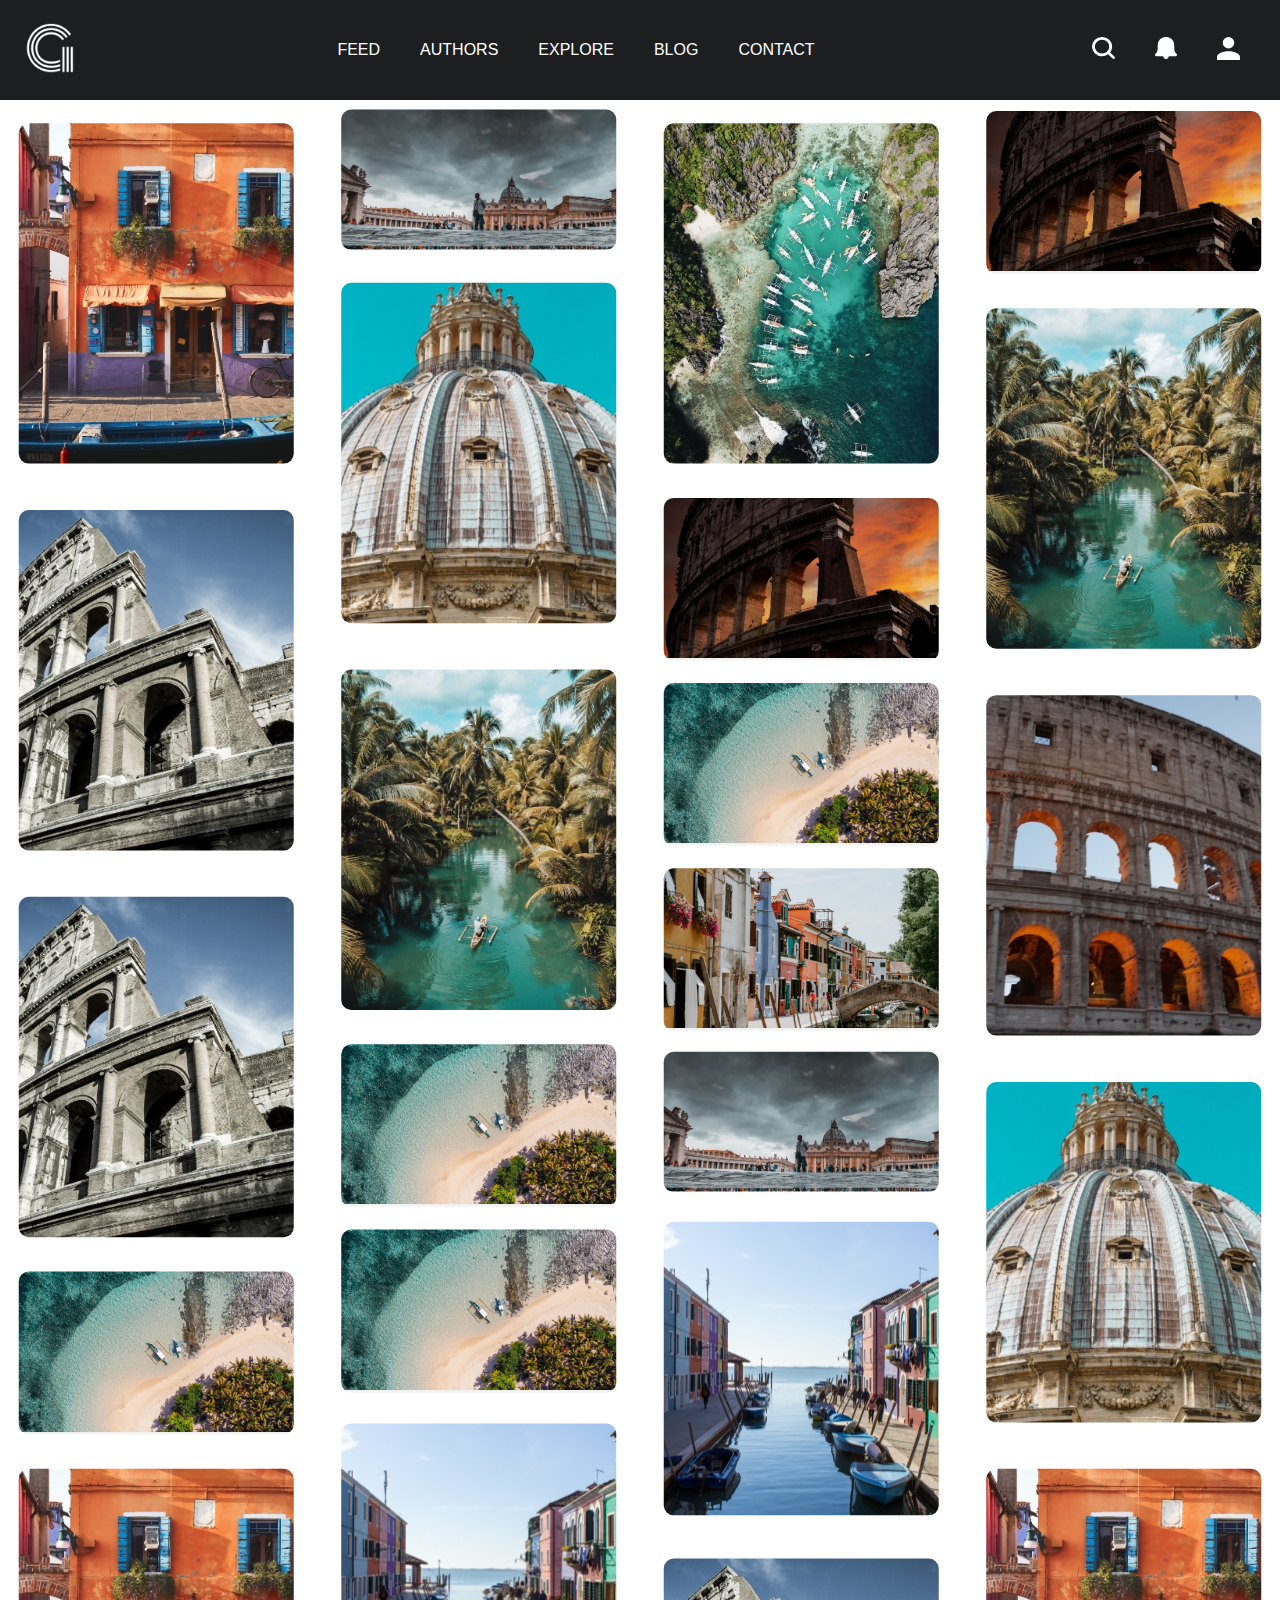
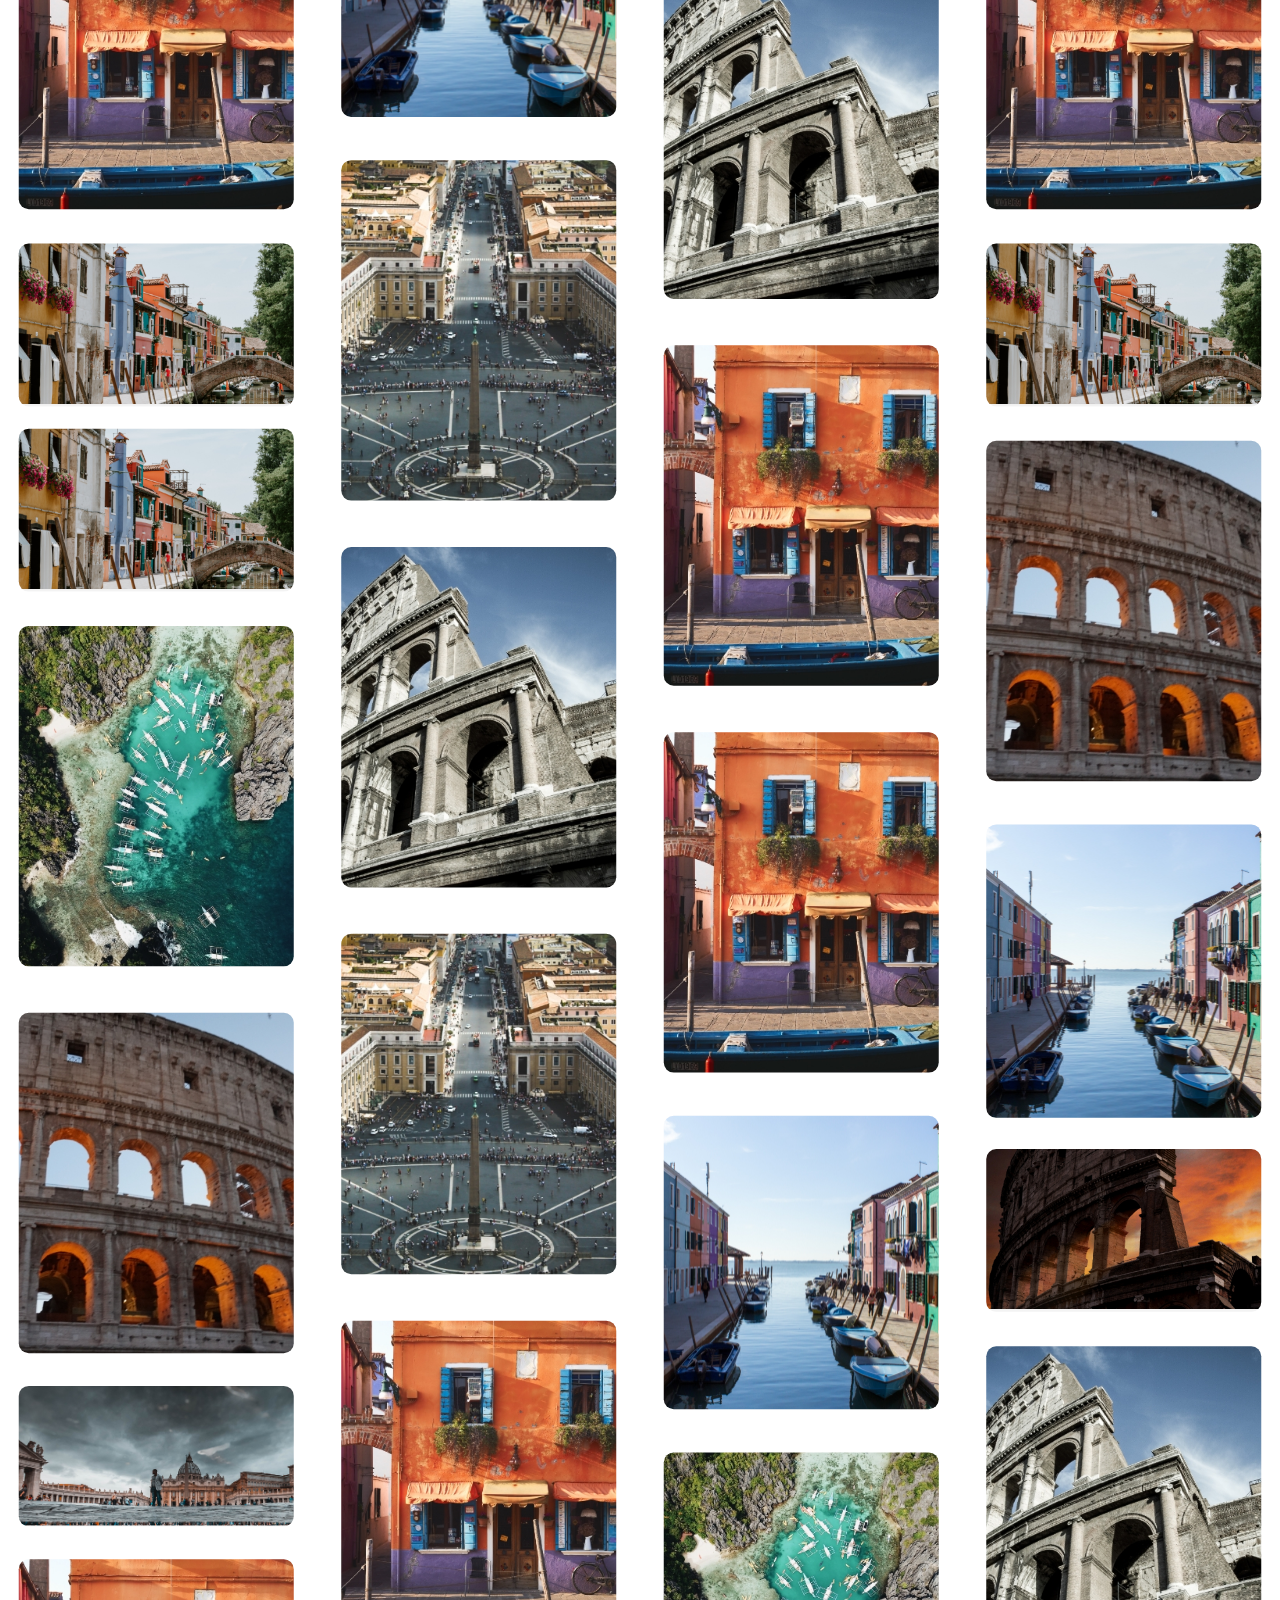
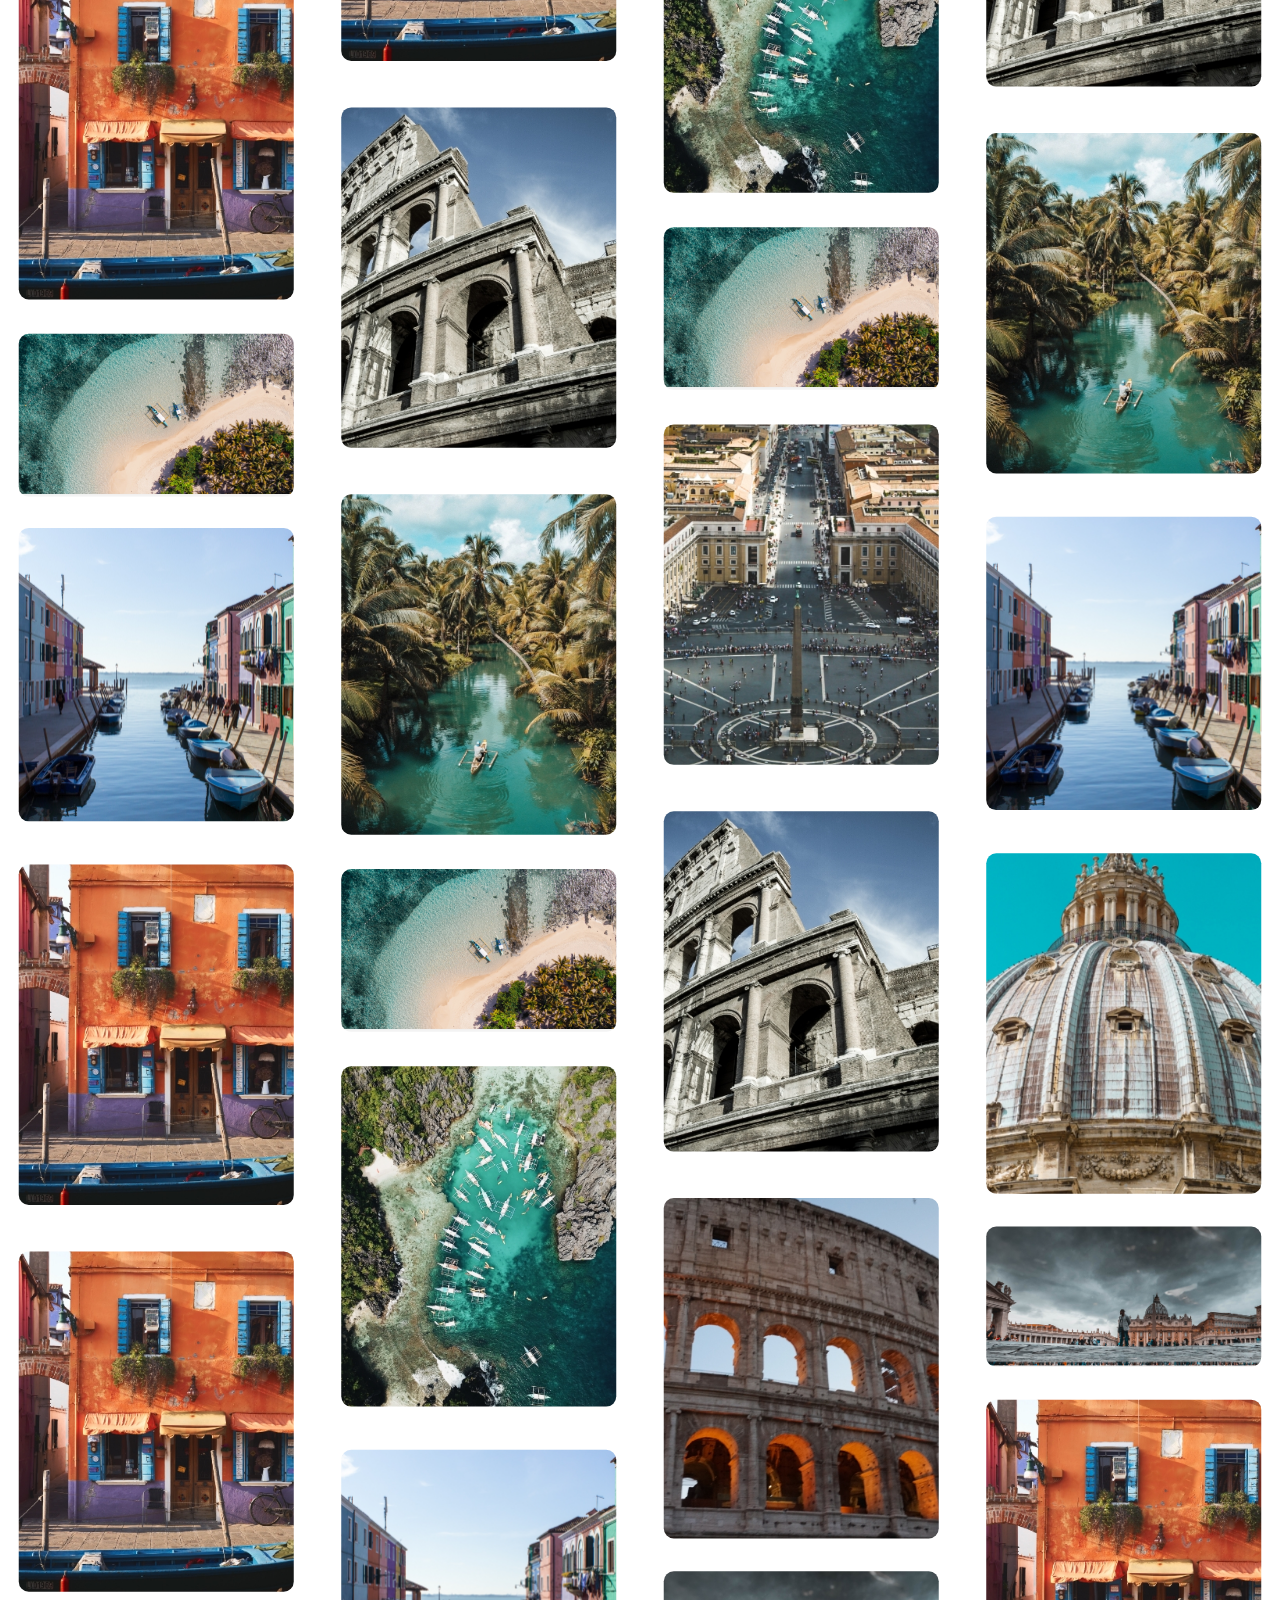
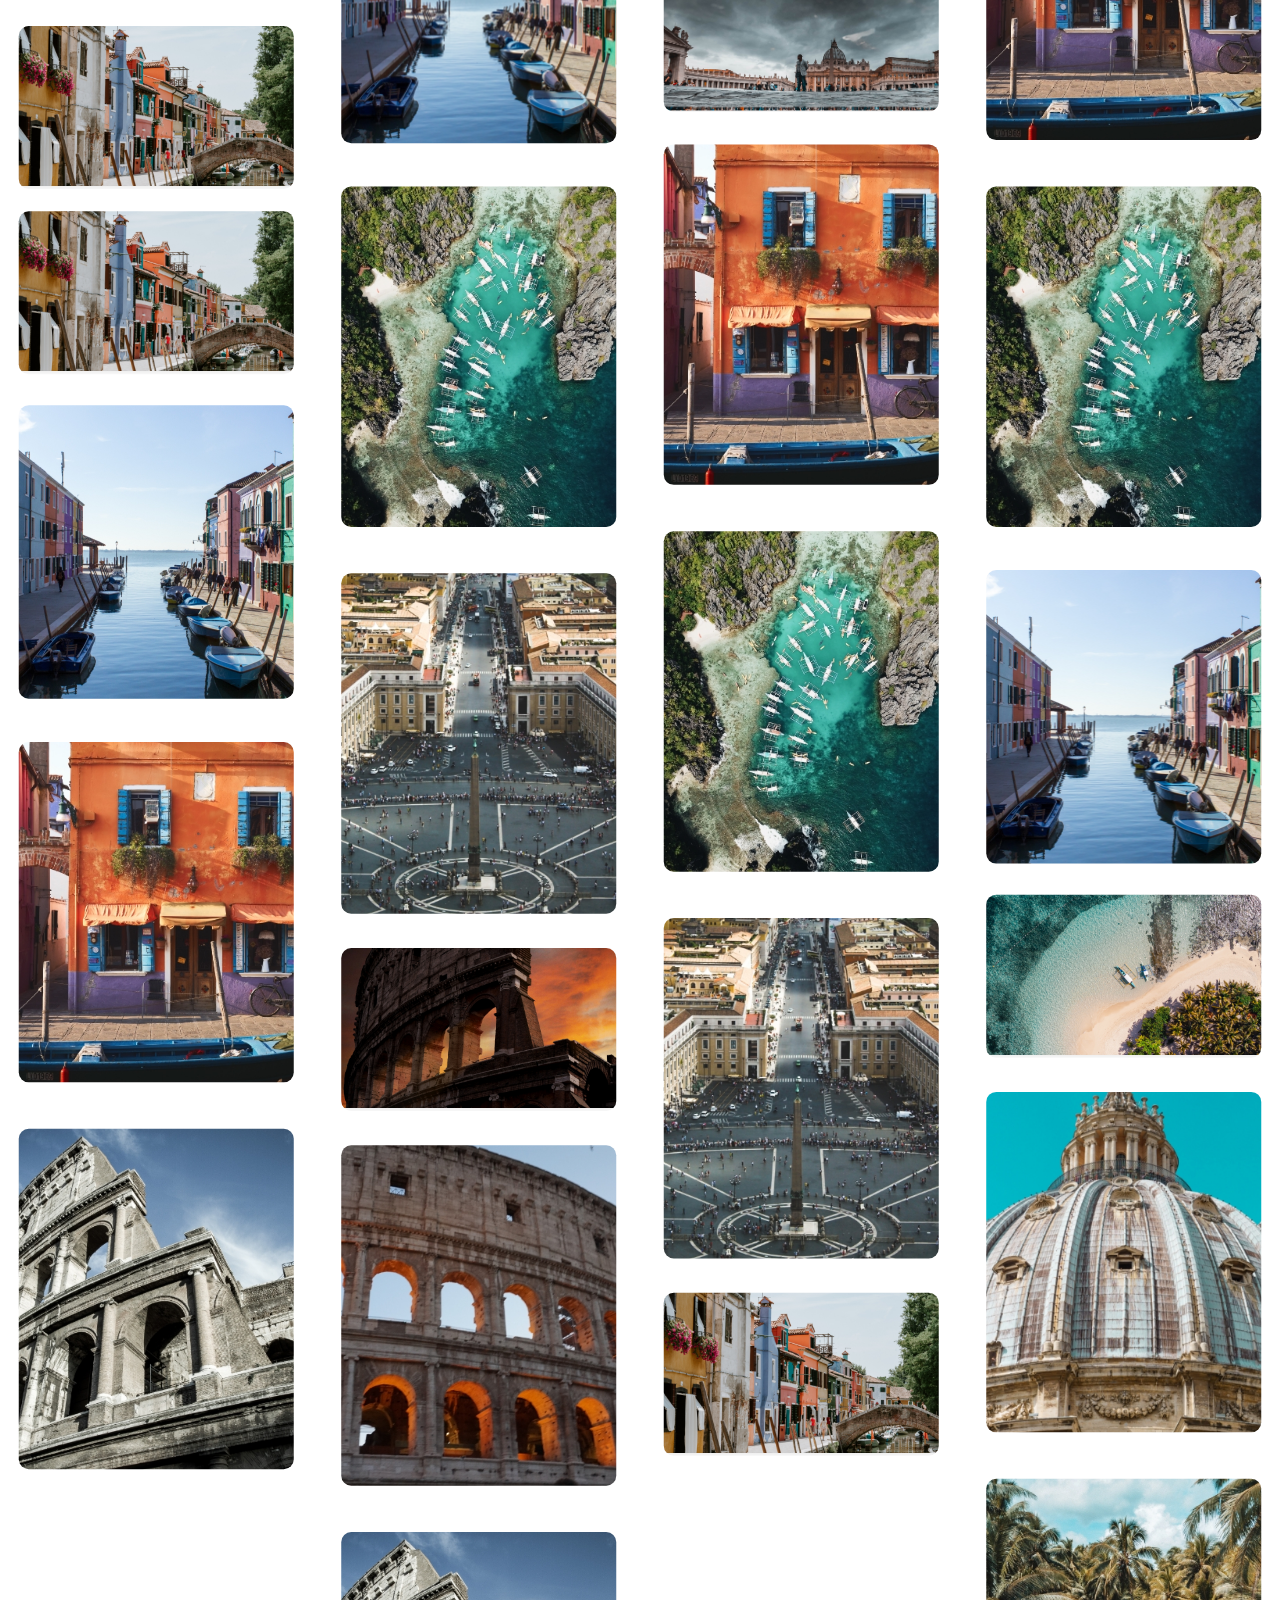
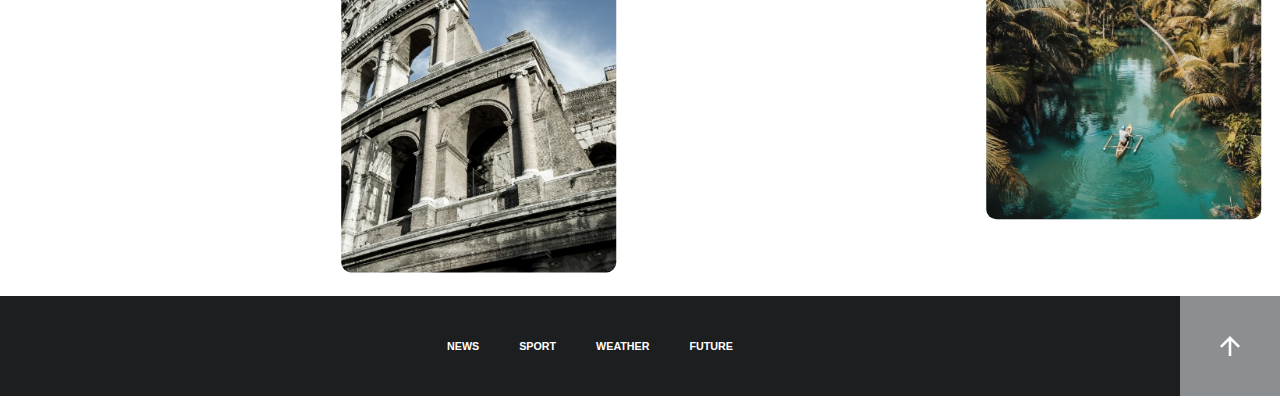
<file: index.html>
<!DOCTYPE html>
<html lang="en">

<head>
    <title>Document</title>
    <link href="styles.css" rel="stylesheet" type="text/css" />
</head>

<body>
    <div class="container">
        <nav>
            <a href="index.html" class="nvpart1">
                <img src="Icons/Logo.png" style="height: 50px;">
            </a>
            <ul class="nvpart2">
                <li>FEED</li>
                <li>AUTHORS</li>
                <li>EXPLORE</li>
                <li>BLOG</li>
                <li>CONTACT</li>
            </ul>
            <ul class="nvpart3">
                <li><img src="Icons/Search.svg"></li>
                <li><img src="Icons/Notifications.svg"></li>
                <li><img src="Icons/Component.svg"></li>
            </ul>
        </nav>
        <div class="gallery" id="cont">
            <div class="column" id="col1"></div>
            <div class="column" id="col2"></div>
            <div class="column" id="col3"></div>
            <div class="column" id="col4"></div>
            <script type="text/javascript" src="generate.js"></script>
        </div>
        <footer>
            <ul class="ftpart1">
                <li>
                    <h6>NEWS</h6>
                </li>
                <li>
                    <h6>SPORT</h6>
                </li>
                <li>
                    <h6>WEATHER</h6>
                </li>
                <li>
                    <h6>FUTURE</h6>
                </li>
            </ul>
            <a href="#" class="ftpart2">
                <img src="Icons/Up.svg" style="width: 20px; height: 20;">
            </a>
        </footer>
    </div>
</body>

</html>
</file>
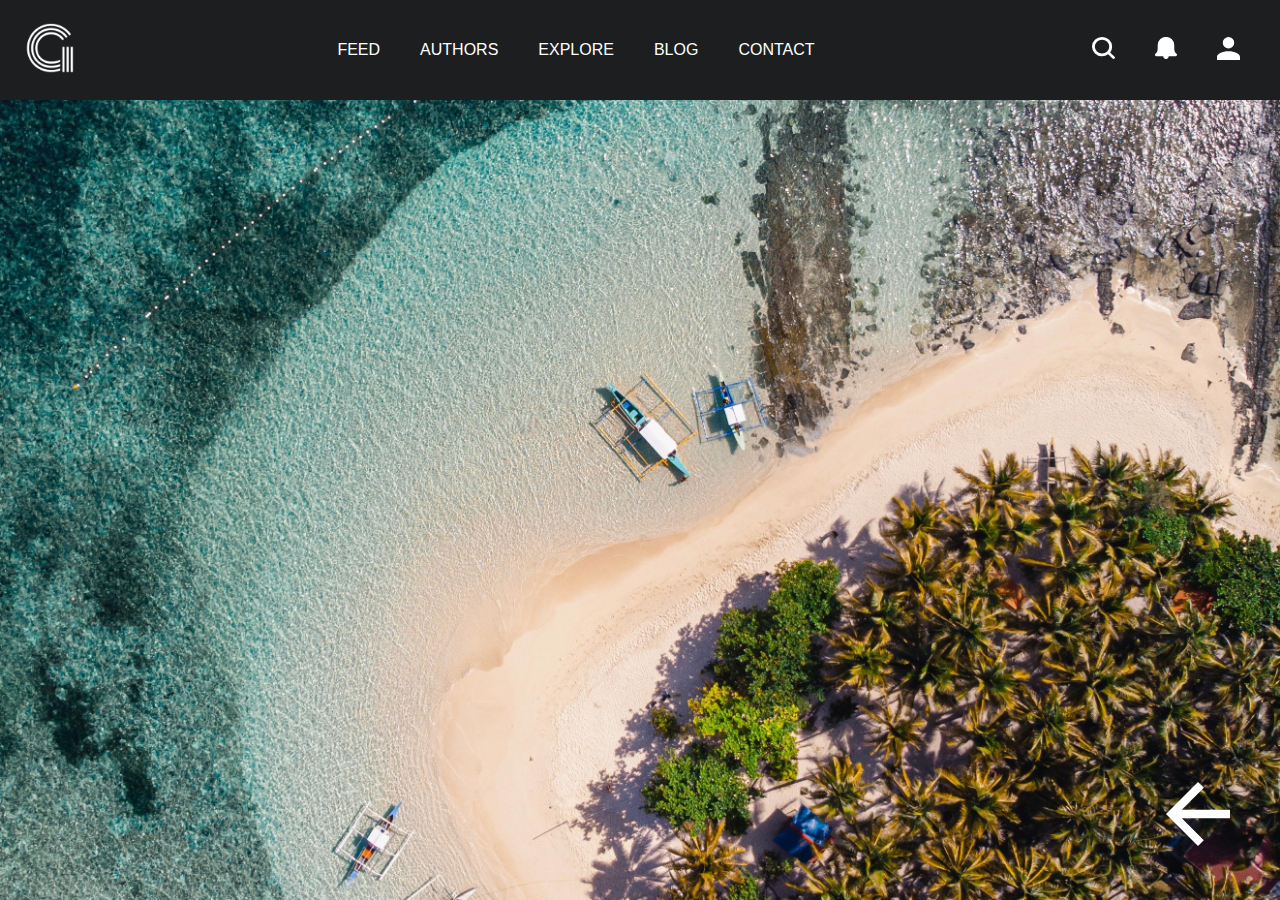
<file: image.html>
<!DOCTYPE html>
<html>

<head>
    <meta name="viewport" content="width=device-width, initial-scale=1.0">
    <title>Gallery Page</title>
    <link href="imageStyles.css" rel="stylesheet" type="text/css" />
</head>

<body>
    <div class="container">
        <nav>
            <a href="index.html" class="nvpart1">
                <img src="Icons/Logo.png" style="height: 50px;">
            </a>
            <ul class="nvpart2">
                <li>FEED</li>
                <li>AUTHORS</li>
                <li>EXPLORE</li>
                <li>BLOG</li>
                <li>CONTACT</li>
            </ul>
            <ul class="nvpart3">
                <li><img src="Icons/Search.svg"></li>
                <li><img src="Icons/Notifications.svg"></li>
                <li><img src="Icons/Component.svg"></li>
            </ul>
        </nav>
        <div class="cont">
            <div class="bitmap">
                <div class="content">
                    <div>
                        <h2>Image Title</h2>
                        <p>Enter your image description here.</p>
                    </div>
                </div>
                <div class="back">
                    <a href="index.html">
                        <img src="Icons/Back.svg">
                    </a>
                </div>
            </div>
        </div>
    </div>
</body>

</html>
</file>
<file: styles.css>
* {
    box-sizing: border-box;
    margin: 0;
    font-family: Arial, sans-serif;
}

html {
    scroll-behavior: smooth;
}

li {
    display: inline;
    color: #ffffff;
}

nav {
    display: flex;
    background-color: #1C1E20;
    align-items: center;
}

.nvpart1 {
    margin: 25px;
}

.nvpart2 {
    justify-content: center;
    display: flex;
    gap: 40px;
    flex-grow: 3;
    padding: 0;
}

.nvpart3 {
    display: flex;
    justify-content: flex-end;
    gap: 40px;
    margin-right: 40px;
}

@media screen and (max-width: 900px) {
    .nvpart2 {
        display: none;
    }
    .nvpart3 {
        flex-grow: 1;
    }
}

footer {
    display: flex;
    background-color: #1C1E20;
    align-items: center;
    justify-content: space-between;
}

.ftpart1 {
    justify-content: center;
    display: flex;
    gap: 40px;
    flex-grow: 3;
    padding: 0;
}

.ftpart2 {
    background-image: url(Icons/Base.svg);
    width: 100px;
    height: 100%;
    display: inline-flex;
    justify-content: center;
}

.container {
    display: grid;
    grid-template-rows: 100px auto 100px;
}

.gallery {
    display: grid;
    grid-gap: 10px;
    grid-template-columns: repeat(auto-fill, minmax(300px, 1fr));
}

.column {
    display: flex;
    flex-direction: column;
}

.block {
    display: inline-flex;
    position: relative;
    justify-content: center;
    align-items: center;
    clip-path: inset(6% 6% 6% 6% round 10px);
    transition: all 0.5s ease-in-out 0.05s;
}

.block:hover {
    z-index: 1;
    transform: scale(1.1, 1.1);
}

.imgBox {
    position: relative;
    top: 0;
    left: 0;
    width: 100%;
    height: 100%;
}

.imgBox::before {
    content: '';
    position: absolute;
    top: 0;
    left: 0;
    width: 100%;
    height: 100%;
    opacity: 0;
    mix-blend-mode: multiply;
    background: linear-gradient(180deg, rgb(255, 255, 255), #000);
    transition: all 0.5s ease-in-out 0.05s;
}

.block:hover .imgBox:before {
    opacity: 1;
}

.imgBox img {
    width: 100%;
}

.content {
    display: flex;
    flex-direction: column;
    position: absolute;
    width: 85%;
    height: 85%;
}

.content h2 {
    position: absolute;
    left: 8px;
    bottom: 35px;
    color: #fff;
    text-transform: uppercase;
    font-size: 20px;
}

.content p {
    position: absolute;
    bottom: 5px;
    left: 8px;
    color: #ffffff;
    font-size: 14px;
}

a:link {
    text-decoration: none;
}

#text {
    transform: translateY(100px);
    transition: all 0.5s ease-in-out 0.05s;
}

.block:hover #text {
    transform: translateY(0);
    transition-delay: 0.1s;
}

.content img {
    position: absolute;
    cursor: pointer;
    top: 5px;
    right: 0;
    width: 35px;
    height: 20px;
    transition: opacity 0.5s ease-in-out 0.05s;
    opacity: 0;
}

.content #heart:hover,
#heart:focus,
#heart:visited img {
    filter: brightness(0.5) sepia(1) saturate(10000%);
}

.block:hover #heart img {
    opacity: 1;
}
</file>
<file: imageStyles.css>
* {
    box-sizing: border-box;
    margin: 0;
    font-family: Arial, sans-serif;
}

html {
    scroll-behavior: smooth;
}

li {
    display: inline;
    color: #ffffff;
}

nav {
    display: flex;
    background-color: #1C1E20;
    align-items: center;
}

.nvpart1 {
    margin: 25px;
}

.nvpart2 {
    justify-content: center;
    display: flex;
    gap: 40px;
    flex-grow: 3;
    padding: 0;
}

.nvpart3 {
    display: flex;
    justify-content: flex-end;
    gap: 40px;
    margin-right: 40px;
}

@media screen and (max-width: 900px) {
    .nvpart2 {
        display: none;
    }
    .nvpart3 {
        flex-grow: 1;
    }
}

.container {
    width: 100vw;
    height: 100vh;
    display: grid;
    grid-template-rows: 100px auto;
}

a:link {
    text-decoration: none;
}

.cont {
    display: flex;
    position: relative;
    background-image: url(Img/Background.jpg);
    background-repeat: no-repeat;
    background-position: center;
    background-size: cover;
}

.cont .bitmap {
    height: 100%;
    width: 100%;
}

.cont .bitmap::before {
    content: '';
    position: absolute;
    top: 0;
    left: 0;
    width: 100%;
    height: 100%;
    background: linear-gradient(180deg, rgb(255, 255, 255), #000);
    mix-blend-mode: multiply;
    opacity: 0;
    transition: all 0.5s ease-in-out 0.05s;
}

.cont:hover .bitmap::before {
    opacity: 1;
}

.cont .bitmap .content {
    display: flex;
    justify-content: flex-start;
    align-items: flex-end;
    position: relative;
    overflow: hidden;
    top: 50%;
    height: 50%;
    padding: 80px;
    z-index: 1;
}

.cont .bitmap .content h2 {
    color: #fff;
    transition: all 0.5s ease-in-out 0.05s;
    text-transform: uppercase;
    margin-bottom: 5px;
    font-size: 5vw;
    transform: translateY(200px);
}

.cont .bitmap .content:hover h2 {
    transform: translateY(0);
    transition-delay: 0.1s;
}

.cont .bitmap .content p {
    color: #fff;
    transform: translateY(200px);
    transition: all 0.5s ease-in-out 0.05s;
    font-size: 2.5vw;
}

.cont .bitmap .content:hover p {
    transform: translateY(0);
    transition-delay: 0.1s;
}

.cont .bitmap .back {
    display: flex;
    justify-content: flex-end;
    position: absolute;
    overflow: hidden;
    width: fit-content;
    bottom: 50px;
    right: 50px;
    z-index: 1;
    transition: all 0.5s ease-in-out 0.05s;
}

.cont .bitmap .back img {
    transition: all 0.5s ease-in-out 0.05s;
    width: 5vw;
}

.cont .bitmap .content:hover~.back img {
    width: 10vw;
}

.cont .bitmap .content:not(:hover)~.back:hover img {
    width: 10vw;
}
</file>
